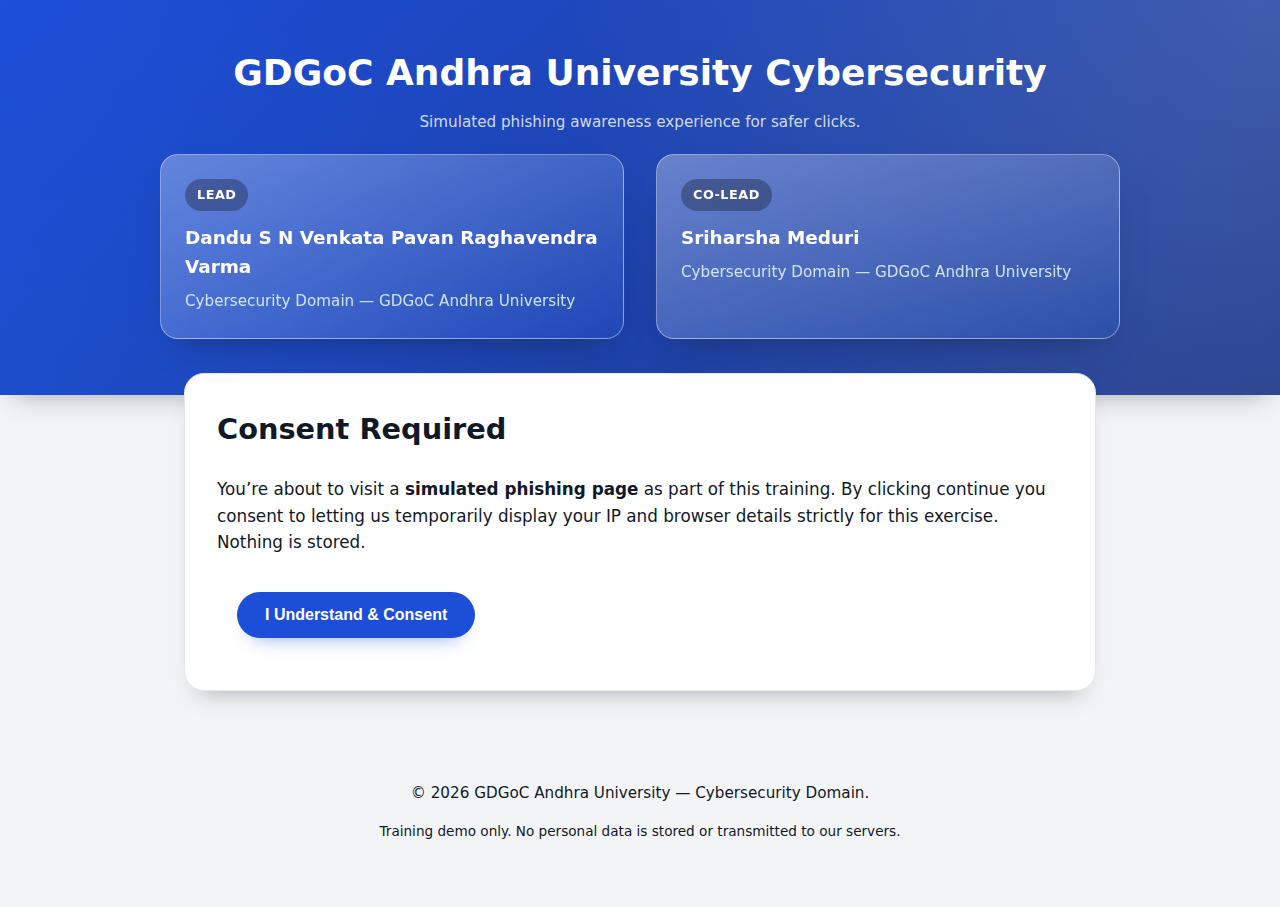
<file: index.html>
<!DOCTYPE html>
<html lang="en">
<head>
    <meta charset="UTF-8">
    <meta name="viewport" content="width=device-width, initial-scale=1.0">
    <title>Simulated Phishing Training | GDGoC Andhra University</title>
    <link rel="stylesheet" href="assets/css/styles.css">
</head>
<body>
    <header class="site-header">
        <div class="branding">
            <h1>GDGoC Andhra University Cybersecurity</h1>
            <p class="tagline">Simulated phishing awareness experience for safer clicks.</p>

            <div class="leadership-grid" role="group" aria-label="Cybersecurity Domain Leads">
                <article class="leader-card" aria-label="Lead profile">
                    <span class="leader-role">Lead</span>
                    <h2 class="leader-name">Dandu S N Venkata Pavan Raghavendra Varma</h2>
                    <p class="leader-meta">Cybersecurity Domain &mdash; GDGoC Andhra University</p>
                </article>
                <article class="leader-card" aria-label="Co-Lead profile">
                    <span class="leader-role">Co-Lead</span>
                    <h2 class="leader-name">Sriharsha Meduri</h2>
                    <p class="leader-meta">Cybersecurity Domain &mdash; GDGoC Andhra University</p>
                </article>
            </div>
        </div>
    </header>

    <main>
        <section id="consent-screen" class="card">
            <h2>Consent Required</h2>
            <p class="consent-text">You&rsquo;re about to visit a <strong>simulated phishing page</strong> as part of this training. By clicking continue you consent to letting us temporarily display your IP and browser details strictly for this exercise. Nothing is stored.</p>
            <button id="consent-button" class="primary">I Understand &amp; Consent</button>
        </section>

        <section id="collection-screen" class="card hidden" aria-hidden="true">
            <h2>Step 1: What an attacker sees instantly</h2>
            <p>Below is information that can be gathered the moment you load a malicious page &mdash; no clicks required.</p>
            <div class="info-grid">
                <div>
                    <h3>Your Public IP</h3>
                    <p id="ip-address" class="info-value">Fetching&hellip;</p>
                </div>
                <div>
                    <h3>Approximate Location</h3>
                    <p id="location" class="info-value">Fetching&hellip;</p>
                </div>
                <div>
                    <h3>Browser &amp; OS</h3>
                    <p id="user-agent" class="info-value"></p>
                </div>
                <div>
                    <h3>Network Provider</h3>
                    <p id="network" class="info-value">Fetching&hellip;</p>
                </div>
                <div>
                    <h3>Time Zone &amp; Local Time</h3>
                    <p id="timezone" class="info-value">Calculating&hellip;</p>
                </div>
                <div>
                    <h3>Device Fingerprint</h3>
                    <ul class="info-list compact">
                        <li><strong>Screen:</strong> <span id="screen"></span></li>
                        <li><strong>Languages:</strong> <span id="languages"></span></li>
                        <li><strong>CPU Cores:</strong> <span id="cores"></span></li>
                        <li><strong>Do Not Track:</strong> <span id="dnt"></span></li>
                    </ul>
                </div>
            </div>

            <section class="login-sim">
                <h2>Step 2: The bait</h2>
                <p>Enter dummy credentials to continue. This is a safe simulation &mdash; enter anything you like to see what would be transmitted.</p>
                <form id="phish-form">
                    <label for="email">Email or Username</label>
                    <input type="text" id="email" name="email" autocomplete="off" required>

                    <label for="password">Password</label>
                    <input type="password" id="password" name="password" autocomplete="off" required>

                    <button type="submit" class="primary">Sign in</button>
                </form>
            </section>
        </section>

        <section id="result-screen" class="card hidden" aria-hidden="true">
            <h2>What a phisher could capture</h2>
            <p class="warning">An attacker could have recorded everything below the moment you clicked submit, including the exact password characters and live device fingerprint.</p>
            <div class="info-grid">
                <div>
                    <h3>Typed Username</h3>
                    <p id="captured-username" class="info-value"></p>
                </div>
                <div>
                    <h3>Typed Password (displayed for training)</h3>
                    <p id="captured-password" class="info-value"></p>
                </div>
                <div>
                    <h3>Network Footprint</h3>
                    <ul class="info-list">
                        <li><strong>Public IP:</strong> <span id="result-ip"></span></li>
                        <li><strong>Location:</strong> <span id="result-location"></span></li>
                        <li><strong>Provider:</strong> <span id="result-network"></span></li>
                        <li><strong>Time Zone:</strong> <span id="result-timezone"></span></li>
                    </ul>
                </div>
                <div>
                    <h3>Device Fingerprint</h3>
                    <ul class="info-list">
                        <li><strong>Browser &amp; OS:</strong> <span id="result-user-agent"></span></li>
                        <li><strong>Screen:</strong> <span id="result-screen-value"></span></li>
                        <li><strong>Languages:</strong> <span id="result-languages"></span></li>
                        <li><strong>CPU Cores:</strong> <span id="result-cores"></span></li>
                        <li><strong>Do Not Track:</strong> <span id="result-dnt"></span></li>
                    </ul>
                </div>
            </div>

            <section class="capture-log">
                <h3>Simulated Attack Log</h3>
                <ul id="capture-log" class="info-list timeline" data-empty="true" aria-live="polite">
                    <li class="muted">Waiting for attacker activity&hellip;</li>
                </ul>
            </section>

            <a id="defense-link" class="secondary" href="protect.html">Continue to How to Protect Yourself</a>
        </section>
    </main>

    <footer class="site-footer">
        <p>&copy; <span id="year"></span> GDGoC Andhra University &mdash; Cybersecurity Domain.</p>
        <p class="disclaimer">Training demo only. No personal data is stored or transmitted to our servers.</p>
    </footer>

    <script src="assets/js/script.js" defer></script>
</body>
</html>
</file>
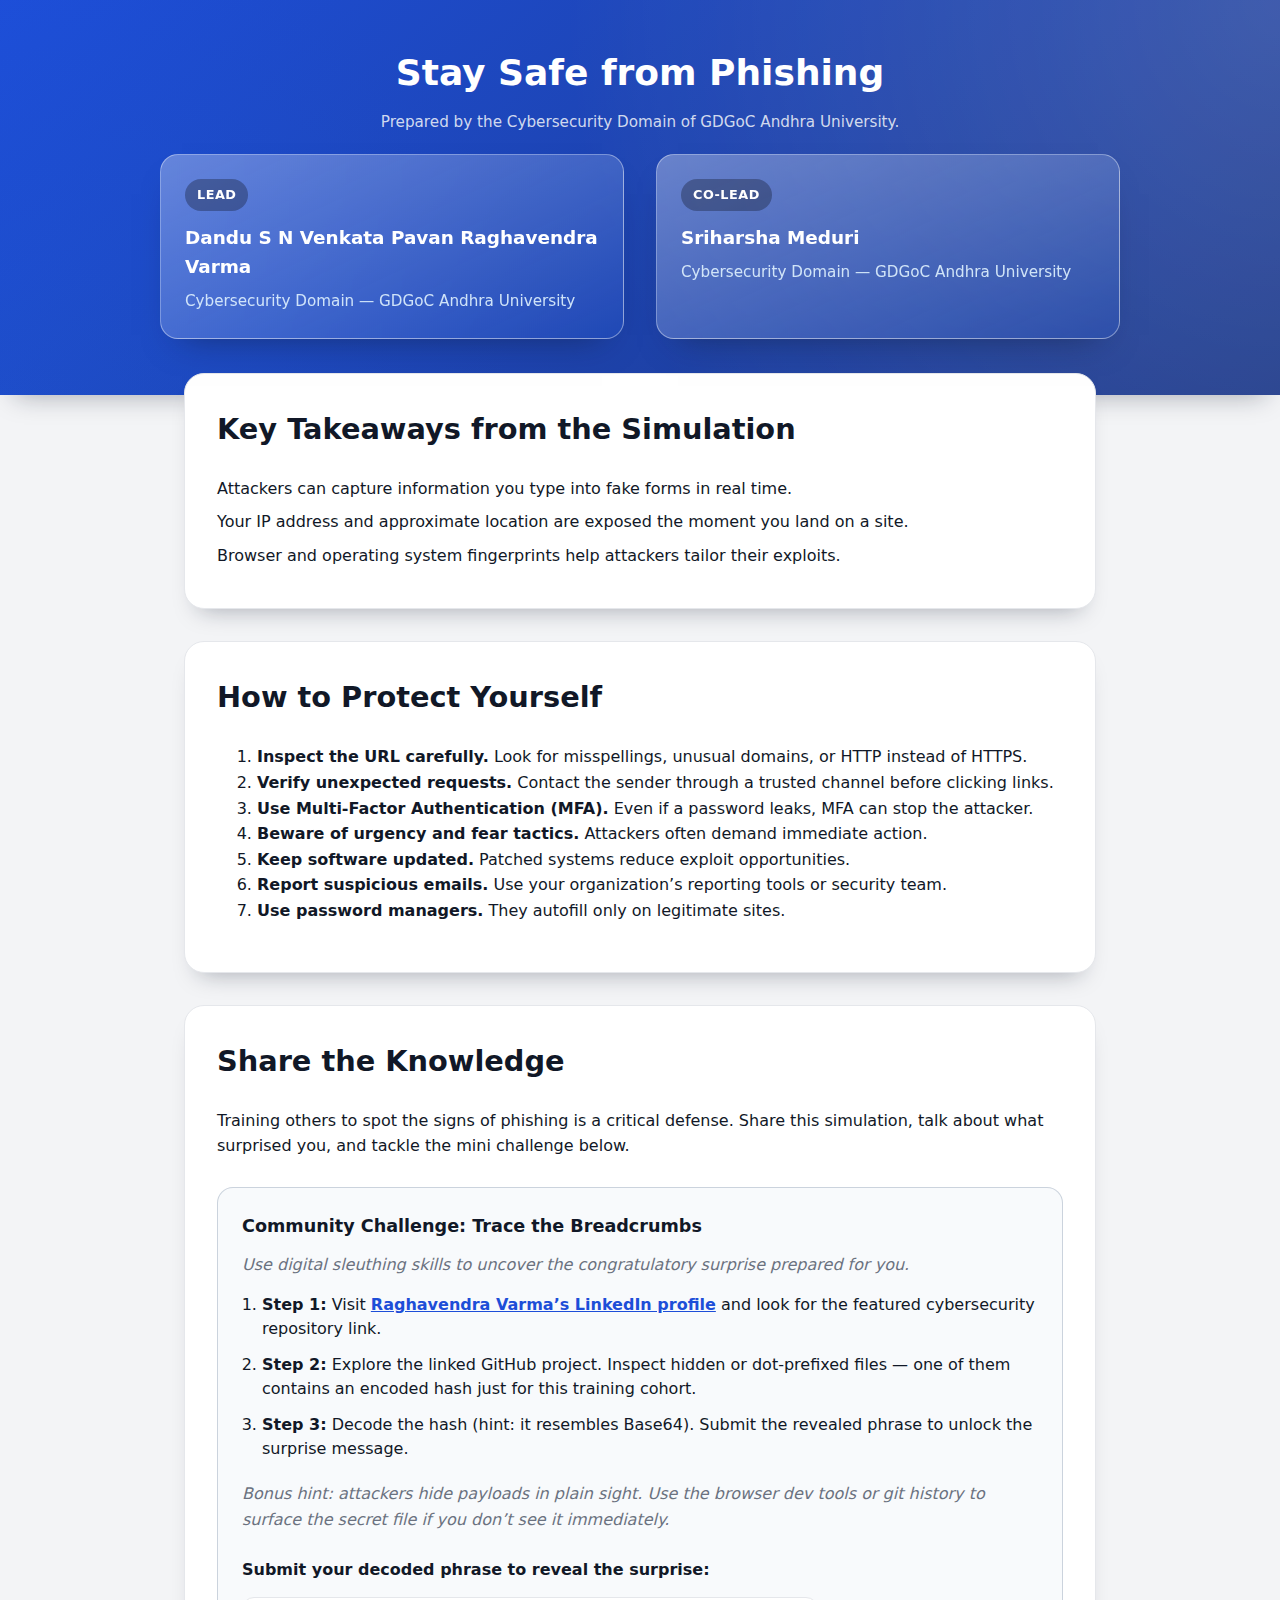
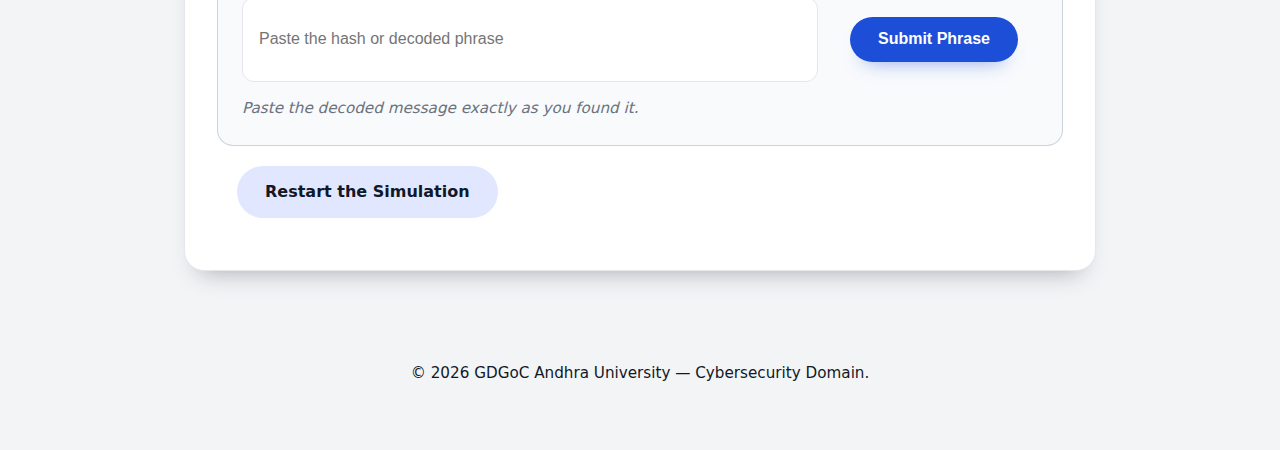
<file: protect.html>
<!DOCTYPE html>
<html lang="en">
<head>
    <meta charset="UTF-8">
    <meta name="viewport" content="width=device-width, initial-scale=1.0">
    <title>How to Protect Yourself | GDGoC Andhra University</title>
    <link rel="stylesheet" href="assets/css/styles.css">
</head>
<body>
    <header class="site-header">
        <div class="branding">
            <h1>Stay Safe from Phishing</h1>
            <p class="tagline">Prepared by the Cybersecurity Domain of GDGoC Andhra University.</p>

            <div class="leadership-grid" role="group" aria-label="Cybersecurity Domain Leads">
                <article class="leader-card" aria-label="Lead profile">
                    <span class="leader-role">Lead</span>
                    <h2 class="leader-name">Dandu S N Venkata Pavan Raghavendra Varma</h2>
                    <p class="leader-meta">Cybersecurity Domain &mdash; GDGoC Andhra University</p>
                </article>
                <article class="leader-card" aria-label="Co-Lead profile">
                    <span class="leader-role">Co-Lead</span>
                    <h2 class="leader-name">Sriharsha Meduri</h2>
                    <p class="leader-meta">Cybersecurity Domain &mdash; GDGoC Andhra University</p>
                </article>
            </div>
        </div>
    </header>

    <main>
        <section class="card">
            <h2>Key Takeaways from the Simulation</h2>
            <ul class="info-list">
                <li>Attackers can capture information you type into fake forms in real time.</li>
                <li>Your IP address and approximate location are exposed the moment you land on a site.</li>
                <li>Browser and operating system fingerprints help attackers tailor their exploits.</li>
            </ul>
        </section>

        <section class="card">
            <h2>How to Protect Yourself</h2>
            <ol>
                <li><strong>Inspect the URL carefully.</strong> Look for misspellings, unusual domains, or HTTP instead of HTTPS.</li>
                <li><strong>Verify unexpected requests.</strong> Contact the sender through a trusted channel before clicking links.</li>
                <li><strong>Use Multi-Factor Authentication (MFA).</strong> Even if a password leaks, MFA can stop the attacker.</li>
                <li><strong>Beware of urgency and fear tactics.</strong> Attackers often demand immediate action.</li>
                <li><strong>Keep software updated.</strong> Patched systems reduce exploit opportunities.</li>
                <li><strong>Report suspicious emails.</strong> Use your organization&rsquo;s reporting tools or security team.</li>
                <li><strong>Use password managers.</strong> They autofill only on legitimate sites.</li>
            </ol>
        </section>

        <section class="card share-card">
            <h2>Share the Knowledge</h2>
            <p>Training others to spot the signs of phishing is a critical defense. Share this simulation, talk about what surprised you, and tackle the mini challenge below.</p>

            <div class="challenge">
                <h3>Community Challenge: Trace the Breadcrumbs</h3>
                <p class="muted">Use digital sleuthing skills to uncover the congratulatory surprise prepared for you.</p>
                <ol class="challenge-list">
                    <li><strong>Step 1:</strong> Visit <a href="https://www.linkedin.com/in/raghavendravarma/" target="_blank" rel="noopener">Raghavendra Varma&rsquo;s LinkedIn profile</a> and look for the featured cybersecurity repository link.</li>
                    <li><strong>Step 2:</strong> Explore the linked GitHub project. Inspect hidden or dot-prefixed files &mdash; one of them contains an encoded hash just for this training cohort.</li>
                    <li><strong>Step 3:</strong> Decode the hash (hint: it resembles Base64). Submit the revealed phrase to unlock the surprise message.</li>
                </ol>
                <p class="muted">Bonus hint: attackers hide payloads in plain sight. Use the browser dev tools or git history to surface the secret file if you don&rsquo;t see it immediately.</p>

                <form id="decode-form" class="decode-form" autocomplete="off">
                    <label for="decoded-phrase">Submit your decoded phrase to reveal the surprise:</label>
                    <div class="decode-input-row">
                        <input type="text" id="decoded-phrase" name="decoded-phrase" placeholder="Paste the hash or decoded phrase" required>
                        <button type="submit" class="primary">Submit Phrase</button>
                    </div>
                    <p id="decode-feedback" class="decode-feedback muted">Paste the decoded message exactly as you found it.</p>
                </form>
            </div>

            <a class="secondary" href="index.html">Restart the Simulation</a>
        </section>
    </main>

    <div id="celebration-modal" class="modal-backdrop hidden" role="dialog" aria-modal="true" aria-labelledby="celebration-title">
        <div class="modal-content">
            <button type="button" class="modal-close" data-close-modal aria-label="Close celebration message">&times;</button>
            <h3 id="celebration-title">Cyber Sleuth Confirmed</h3>
            <p id="celebration-message" class="modal-body-text">
                Success! Welcome to the GDGoC AU Cybersecurity — your curiosity and focus just cracked the encoded breadcrumb.
                You followed the investigation trail, decoded the payload, and proved you can keep calm under simulated pressure.
            </p>
            <ul class="celebration-highlights">
                <li><strong>Signal boosted:</strong> Share one actionable phishing tip with a teammate today.</li>
                <li><strong>Stay sharp:</strong> Re-run the simulation with friends and compare what details they miss.</li>
                <li><strong>Keep learning:</strong> Bookmark at least one security feed or podcast to stay ahead of attackers.</li>
            </ul>
            <div class="modal-actions">
                <button type="button" class="primary" data-close-modal>Back to the guide</button>
            </div>
        </div>
    </div>

    <footer class="site-footer">
        <p>&copy; <span id="year"></span> GDGoC Andhra University &mdash; Cybersecurity Domain.</p>
    </footer>

    <script>
        (function () {
            const yearEl = document.getElementById('year');
            if (yearEl) {
                yearEl.textContent = new Date().getFullYear().toString();
            }

            const decodeForm = document.getElementById('decode-form');
            if (!decodeForm) {
                return;
            }

            const decodeInput = document.getElementById('decoded-phrase');
            const feedbackEl = document.getElementById('decode-feedback');
            const targetPhrase = 'Welcome to the GDGoC AU Cybersecurity';

            function normalizePhrase(raw) {
                return (raw || '')
                    .normalize('NFKC')
                    .replace(/\s+/g, ' ')
                    .trim()
                    .toLowerCase();
            }

            const normalizedTarget = normalizePhrase(targetPhrase);

            const celebrationModal = document.getElementById('celebration-modal');
            const celebrationMessageEl = document.getElementById('celebration-message');
            const celebrationCloseButtons = celebrationModal ? Array.from(celebrationModal.querySelectorAll('[data-close-modal]')) : [];

            function setFeedback(message, state) {
                if (!feedbackEl) {
                    return;
                }
                feedbackEl.innerHTML = message;
                feedbackEl.classList.remove('muted', 'success', 'error');
                if (state === 'success') {
                    feedbackEl.classList.add('decode-feedback', 'success');
                } else if (state === 'error') {
                    feedbackEl.classList.add('decode-feedback', 'error');
                } else {
                    feedbackEl.classList.add('muted');
                }
            }

            function openCelebrationModal(messageHtml) {
                if (!celebrationModal) {
                    return;
                }
                if (celebrationMessageEl && messageHtml) {
                    celebrationMessageEl.innerHTML = messageHtml;
                }
                celebrationModal.classList.remove('hidden');
                celebrationModal.setAttribute('aria-hidden', 'false');
                document.body.classList.add('modal-open');
                const focusTarget = celebrationModal.querySelector('[data-close-modal]');
                if (focusTarget) {
                    focusTarget.focus();
                }
            }

            function closeCelebrationModal() {
                celebrationModal.classList.add('hidden');
                celebrationModal.setAttribute('aria-hidden', 'true');
                document.body.classList.remove('modal-open');
                // Return focus to form input
                setTimeout(function() {
                    if (decodeInput) {
                        decodeInput.focus();
                    }
                }, 100);
            }

            // Initialize modal as hidden on page load
            celebrationModal.classList.add('hidden');
            celebrationModal.setAttribute('aria-hidden', 'true');
            document.body.classList.remove('modal-open');

            // Event delegation for all modal close interactions
            celebrationModal.addEventListener('click', function(event) {
                // Close if clicking backdrop or any element with data-close-modal
                if (event.target === celebrationModal || event.target.hasAttribute('data-close-modal')) {
                    event.preventDefault();
                    event.stopPropagation();
                    closeCelebrationModal();
                }
            });

            // Global escape key handler
            document.addEventListener('keydown', function(event) {
                if (event.key === 'Escape' && !celebrationModal.classList.contains('hidden')) {
                    event.preventDefault();
                    closeCelebrationModal();
                }
            });

            decodeForm.addEventListener('submit', (event) => {
                event.preventDefault();
                const value = (decodeInput.value || '').trim();
                if (!value) {
                    setFeedback('Please paste the decoded phrase before submitting.', 'error');
                    decodeInput.focus();
                    return;
                }

                const normalizedValue = normalizePhrase(value);
                const matches = normalizedValue.length > 0 && normalizedValue === normalizedTarget;

                if (matches) {
                    const successMessage = '<strong>Success!</strong> Welcome to the GDGoC AU Cybersecurity — keep exploring, investigator. You cracked the encoded breadcrumb, traced every clue, and proved you can out-think social engineers when the pressure is on. Keep paying that curiosity forward!';
                    setFeedback(successMessage, 'success');
                    openCelebrationModal(successMessage);
                } else {
                    setFeedback('That doesn’t match the hidden message yet. Double-check your decoding steps and try again.', 'error');
                }
            });
        }());
    </script>
</body>
</html>
</file>
<file: assets/css/styles.css>
:root {
    color-scheme: light;
    --bg: #f3f4f6;
    --primary: #1d4ed8;
    --primary-dark: #1e3a8a;
    --secondary: #111827;
    --accent: #f97316;
    --text: #111827;
    --muted: #6b7280;
    --card-bg: #ffffff;
    --border: #e5e7eb;
    --shadow: 0 15px 25px -15px rgba(15, 23, 42, 0.35);
}

* {
    box-sizing: border-box;
}

body {
    margin: 0;
    font-family: "Inter", "Segoe UI", system-ui, -apple-system, sans-serif;
    background: var(--bg);
    color: var(--text);
    line-height: 1.6;
}

.site-header {
    background: linear-gradient(140deg, var(--primary) 0%, var(--primary-dark) 100%);
    color: white;
    padding: 2.75rem 1.5rem 2.25rem;
    text-align: center;
    box-shadow: var(--shadow);
    position: relative;
    overflow: hidden;
}

.site-header::after {
    content: "";
    position: absolute;
    inset: 0;
    background: radial-gradient(circle at top right, rgba(255, 255, 255, 0.18), transparent 55%),
                radial-gradient(circle at bottom left, rgba(37, 99, 235, 0.22), transparent 45%);
    pointer-events: none;
    opacity: 0.85;
}

.site-header > * {
    position: relative;
    z-index: 1;
}

.site-header h1 {
    margin: 0 0 0.5rem;
    font-size: clamp(1.5rem, 3vw, 2.25rem);
}

.site-header p {
    margin: 0;
    font-size: 0.95rem;
    opacity: 0.9;
}

.tagline {
    font-weight: 500;
    font-size: 1rem;
    color: rgba(248, 250, 252, 0.92);
}

.leadership-grid {
    display: grid;
    grid-template-columns: repeat(auto-fit, minmax(260px, 1fr));
    gap: 2rem;
    justify-items: stretch;
    max-width: 960px;
    margin: 20px auto;
}

.leader-card {
    background: linear-gradient(155deg, rgba(255, 255, 255, 0.32) 0%, rgba(37, 99, 235, 0.18) 100%);
    border: 1px solid rgba(255, 255, 255, 0.4);
    border-radius: 18px;
    padding: 1.5rem;
    text-align: left;
    backdrop-filter: blur(6px);
    box-shadow: 0 18px 34px -22px rgba(15, 23, 42, 0.55);
    transition: transform 0.25s ease, border 0.25s ease, box-shadow 0.25s ease;
}

.leader-card:hover {
    transform: translateY(-6px);
    border-color: rgba(255, 255, 255, 0.65);
    box-shadow: 0 22px 38px -18px rgba(15, 23, 42, 0.6);
}

.leader-role {
    display: inline-block;
    font-size: 0.8rem;
    font-weight: 700;
    letter-spacing: 0.04em;
    text-transform: uppercase;
    background: rgba(17, 24, 39, 0.35);
    padding: 0.35rem 0.75rem;
    border-radius: 999px;
    margin-bottom: 0.75rem;
}

.leader-name {
    margin: 0 0 0.5rem;
    font-size: 1.15rem;
}

.leader-meta {
    margin: 0;
    font-size: 0.95rem;
    color: #e0f2fe;
}

main {
    max-width: 960px;
    margin: -1.25rem auto 3.5rem;
    padding: 0 1.5rem;
}

.card {
    background: var(--card-bg);
    border-radius: 20px;
    border: 1px solid var(--border);
    padding: 2rem;
    margin-bottom: 2rem;
    box-shadow: var(--shadow);
    transition: transform 0.25s ease, box-shadow 0.25s ease;
    transform: translateY(-2px);
}

.card:hover {
    transform: translateY(-8px);
    box-shadow: 0 20px 40px -22px rgba(15, 23, 42, 0.35);
}

.hidden {
    display: none !important;
}

h2 {
    margin-top: 0;
    font-size: clamp(1.4rem, 2.5vw, 1.8rem);
}

p {
    margin: 0 0 1rem;
    color: var(--text);
}

.consent-text {
    font-size: 1.05rem;
}

button.primary,
a.primary,
button.secondary,
a.secondary {
    display: inline-block;
    border: none;
    border-radius: 999px;
    font-size: 1rem;
    font-weight: 600;
    padding: 0.85rem 1.75rem;
    cursor: pointer;
    text-decoration: none;
    margin: 20px;
    transition: transform 0.2s ease, box-shadow 0.2s ease;
}

button.primary,
a.primary {
    background: var(--primary);
    color: white;
    box-shadow: 0 12px 20px -14px rgba(29, 78, 216, 0.6);
}

button.primary:hover,
a.primary:hover {
    background: var(--primary-dark);
    transform: translateY(-2px);
}

button.secondary,
a.secondary {
    background: #e0e7ff;
    color: var(--secondary);
}

button.secondary:hover,
a.secondary:hover {
    background: #c7d2fe;
    transform: translateY(-2px);
}

.info-grid {
    display: grid;
    grid-template-columns: repeat(auto-fit, minmax(220px, 1fr));
    gap: 1.5rem;
    margin: 1.5rem 0 2rem;
}

.info-value {
    font-size: 1rem;
    font-weight: 600;
    color: var(--secondary);
    word-break: break-word;
}

.info-value.masked {
    letter-spacing: 0.2em;
}

.info-list {
    list-style: none;
    padding: 0;
    margin: 0;
}

.info-list li {
    margin-bottom: 0.5rem;
}

.info-list.timeline li {
    background: rgba(224, 231, 255, 0.6);
    border-left: 3px solid var(--primary);
    padding: 0.65rem 0.75rem;
    border-radius: 12px;
    margin-bottom: 0.6rem;
    font-size: 0.95rem;
}

.info-list.timeline li strong {
    display: inline-block;
    min-width: 3.25rem;
}

.info-list.timeline span {
    font-weight: 600;
    color: var(--secondary);
}

.info-list.compact li {
    margin-bottom: 0.35rem;
    font-size: 0.95rem;
}

.info-list.compact strong {
    font-weight: 600;
    color: rgba(17, 24, 39, 0.9);
}

.login-sim form {
    display: grid;
    gap: 1rem;
    margin-top: 1.5rem;
}

label {
    font-weight: 600;
    color: var(--secondary);
}

input[type="text"],
input[type="password"] {
    width: 100%;
    padding: 0.9rem 1rem;
    border: 1px solid var(--border);
    border-radius: 12px;
    font-size: 1rem;
    transition: border 0.2s ease, box-shadow 0.2s ease;
}

input:focus {
    outline: none;
    border-color: var(--primary);
    box-shadow: 0 0 0 4px rgba(37, 99, 235, 0.15);
}

.warning {
    background: rgba(249, 115, 22, 0.15);
    border-left: 4px solid var(--accent);
    padding: 1rem 1.25rem;
    border-radius: 12px;
    font-weight: 600;
    color: var(--secondary);
}

.capture-log {
    margin-top: 2rem;
}

.capture-log h3 {
    margin-bottom: 0.75rem;
}

.muted {
    color: var(--muted);
    font-style: italic;
}

.share-card .challenge {
    margin-top: 1.75rem;
    padding: 1.5rem;
    background: #f8fafc;
    border: 1px solid rgba(148, 163, 184, 0.45);
    border-radius: 16px;
}

.share-card .challenge h3 {
    margin-top: 0;
    margin-bottom: 0.75rem;
    font-size: 1.1rem;
}

.challenge-list {
    counter-reset: challenge;
    margin: 0 0 1.25rem 1.25rem;
    padding: 0;
}

.challenge-list li {
    margin-bottom: 0.75rem;
    line-height: 1.5;
}

.challenge-list a {
    color: var(--primary);
    font-weight: 600;
}

.challenge-list a:hover {
    color: var(--primary-dark);
}

.decode-form {
    margin-top: 1.5rem;
    display: grid;
    gap: 0.9rem;
}

.decode-form label {
    font-weight: 600;
    color: var(--secondary);
}

.decode-input-row {
    display: flex;
    flex-wrap: wrap;
    gap: 0.75rem;
}

.decode-input-row input[type="text"] {
    flex: 1;
    min-width: 220px;
}

.decode-input-row button {
    flex-shrink: 0;
}

.decode-feedback {
    margin: 0;
    font-size: 0.95rem;
    transition: color 0.2s ease;
}

.decode-feedback.success {
    color: #047857;
    font-style: normal;
    font-weight: 600;
}

.decode-feedback.error {
    color: #b91c1c;
    font-style: normal;
    font-weight: 600;
}

.site-footer {
    text-align: center;
    padding: 2rem 1.5rem 3rem;
    color: var(--muted);
    font-size: 0.95rem;
}

.disclaimer {
    margin-top: 0.5rem;
    font-size: 0.85rem;
}

.modal-backdrop {
    position: fixed;
    inset: 0;
    background: rgba(15, 23, 42, 0.65);
    display: flex;
    align-items: center;
    justify-content: center;
    padding: 1.5rem;
    z-index: 1000;
}

.modal-content {
    position: relative;
    max-width: min(520px, 100%);
    background: var(--card-bg);
    border-radius: 24px;
    padding: 2.25rem 2.5rem;
    box-shadow: 0 35px 60px -35px rgba(15, 23, 42, 0.65);
    text-align: left;
}

.modal-content h3 {
    margin-top: 0;
    margin-bottom: 1rem;
    font-size: 1.45rem;
    color: var(--secondary);
}

.modal-body-text {
    margin-bottom: 1rem;
    color: var(--secondary);
    font-size: 1.05rem;
}

.modal-content .celebration-highlights {
    margin: 0 0 1.5rem 1.25rem;
    padding: 0;
    list-style: disc;
    color: var(--secondary);
}

.modal-content .celebration-highlights li {
    margin-bottom: 0.75rem;
    line-height: 1.5;
}

.modal-actions {
    display: flex;
    justify-content: flex-end;
    gap: 0.75rem;
}

.modal-actions button {
    margin: 0;
}

.modal-close {
    position: absolute;
    top: 0.9rem;
    right: 0.9rem;
    border: none;
    background: transparent;
    font-size: 2rem;
    line-height: 1;
    color: var(--muted);
    cursor: pointer;
}

.modal-close:hover {
    color: var(--secondary);
}

body.modal-open {
    overflow: hidden;
}

@media (prefers-reduced-motion: reduce) {
    *, *::before, *::after {
        animation-duration: 0.01ms !important;
        animation-iteration-count: 1 !important;
        transition-duration: 0.01ms !important;
        scroll-behavior: auto !important;
    }
}
</file>
